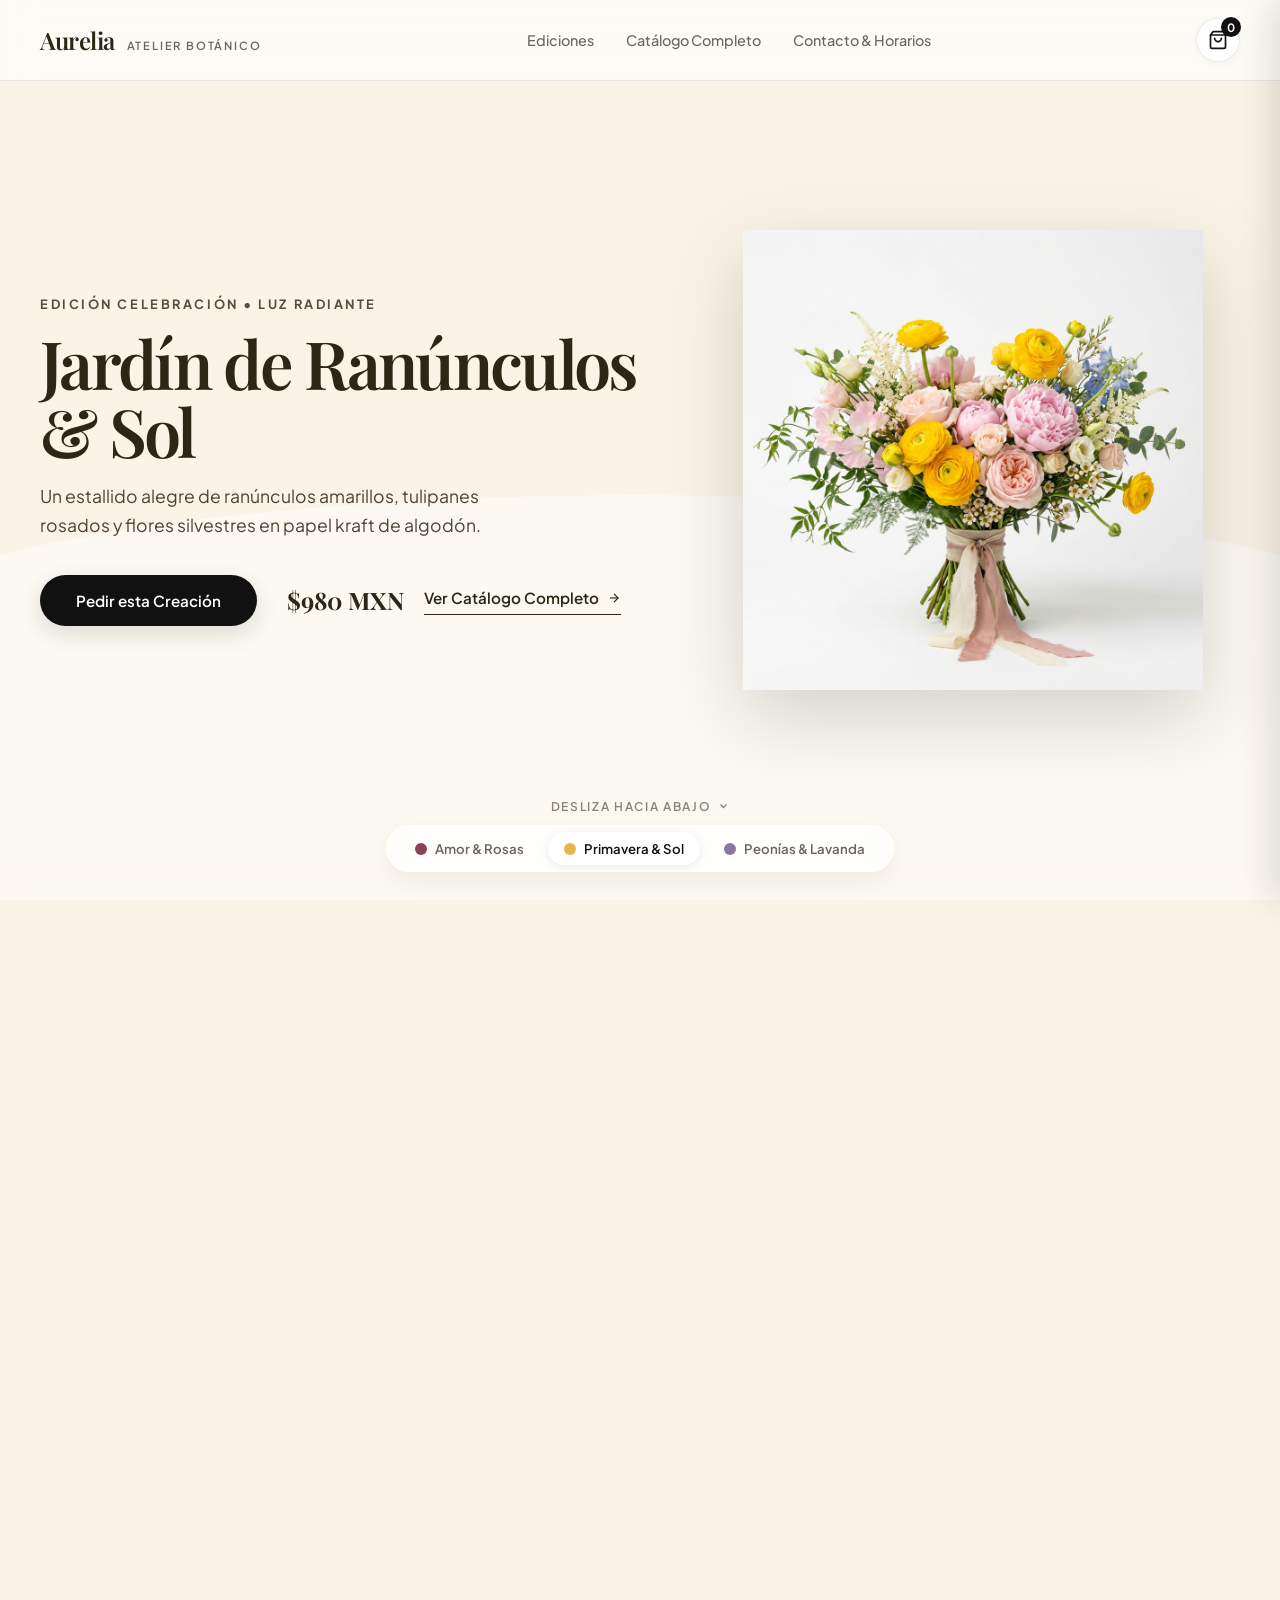
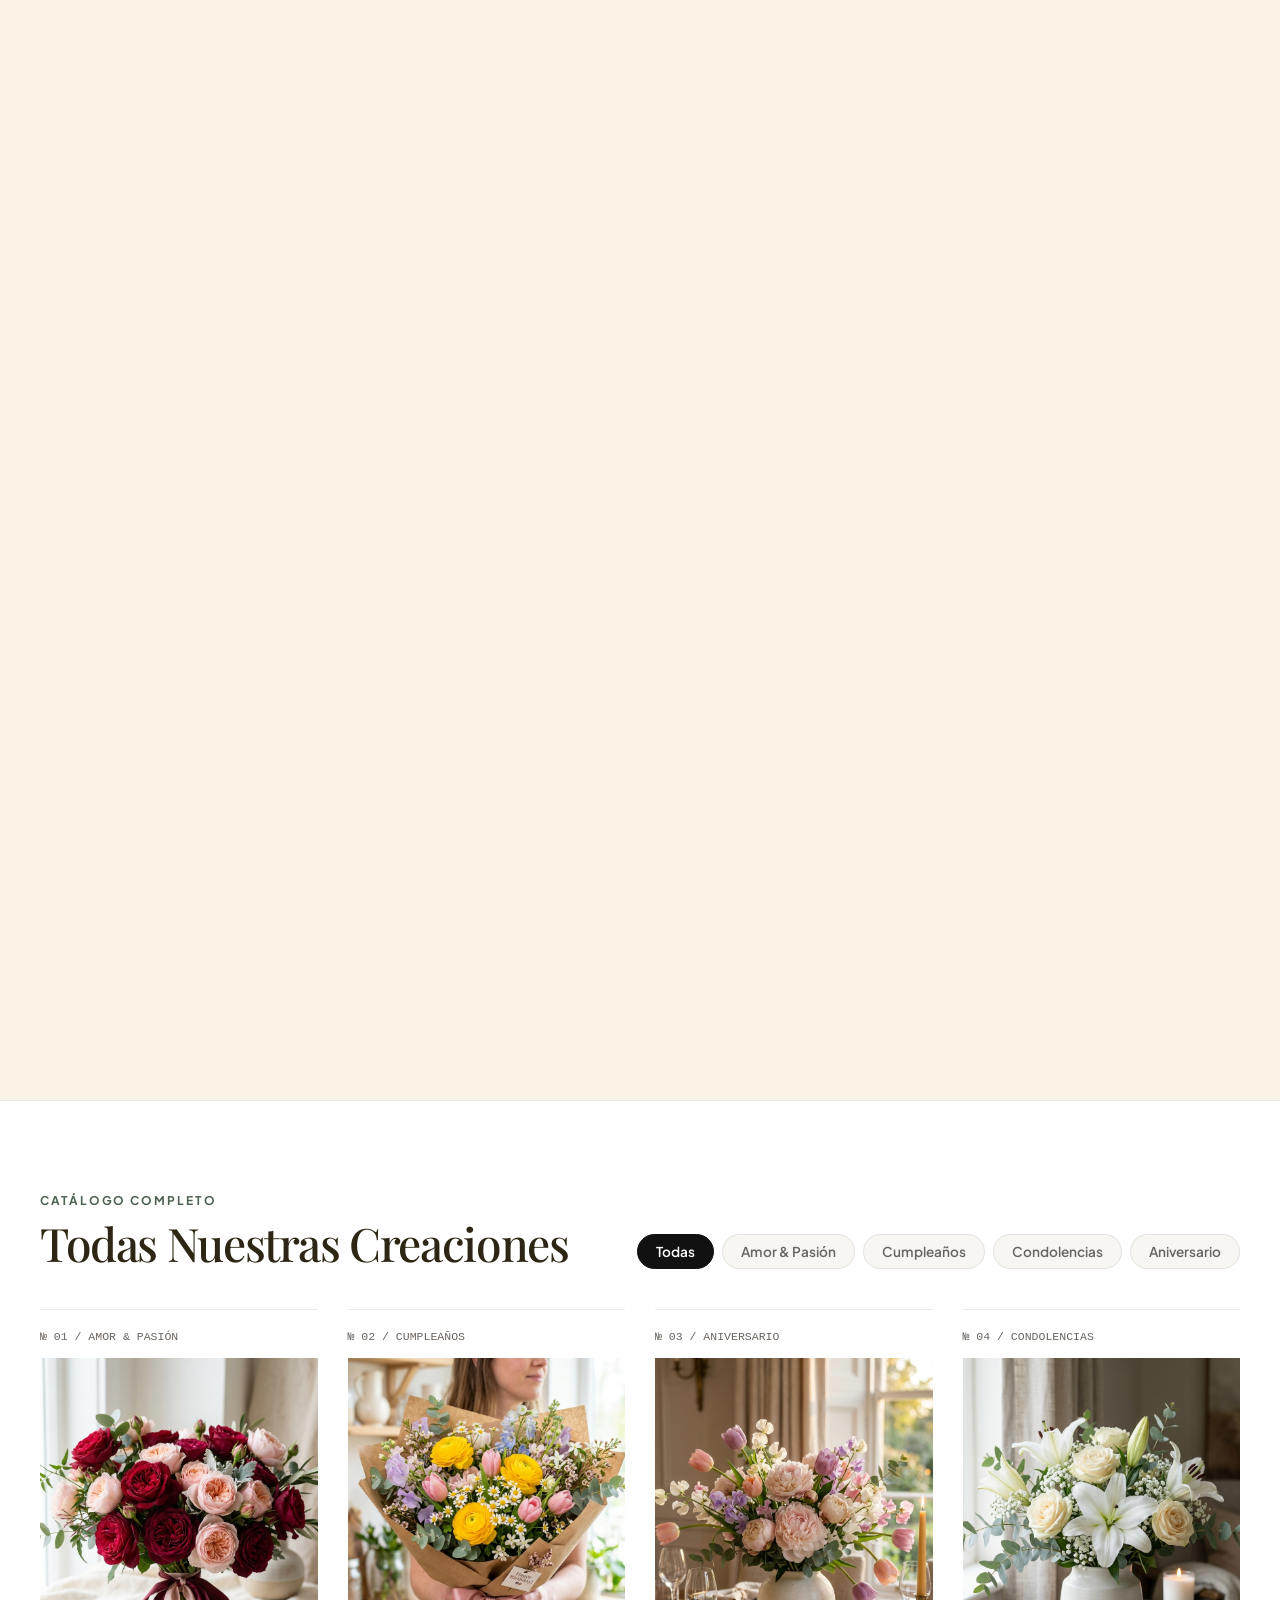
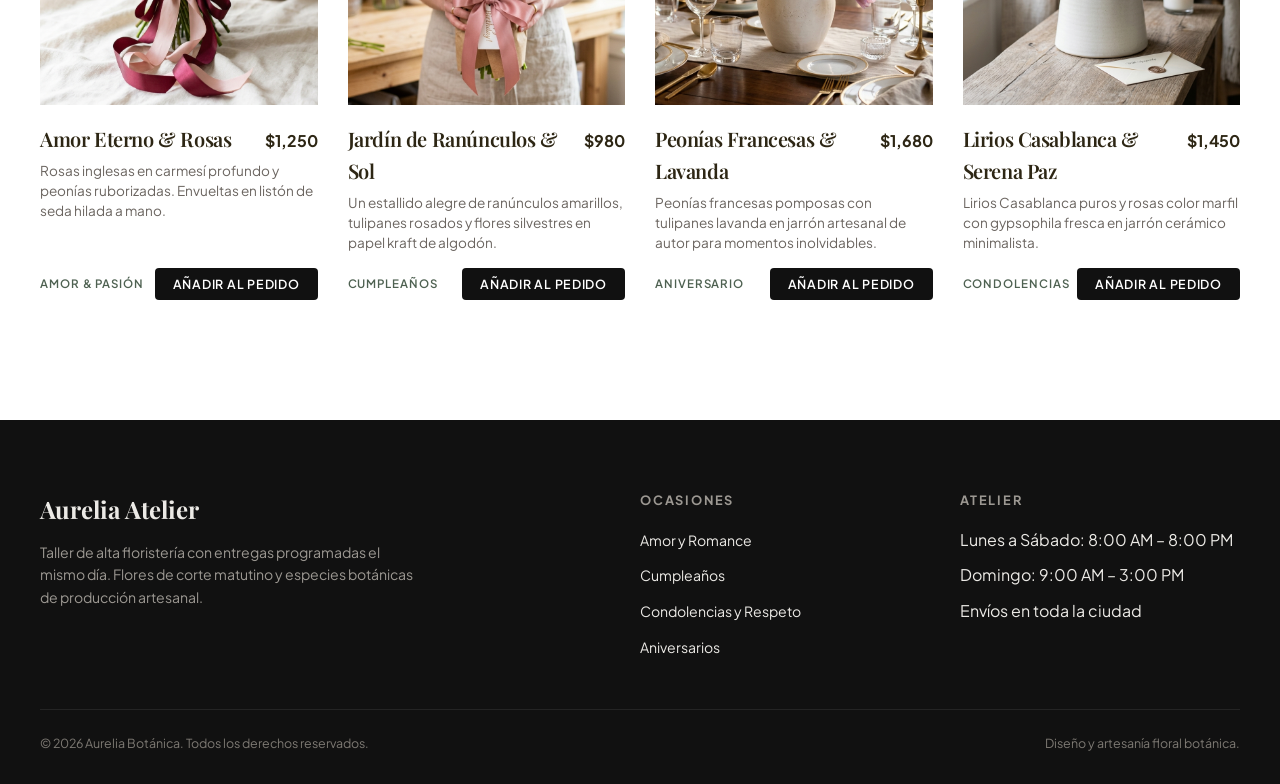
<file: index.html>
<!DOCTYPE html>
<html lang="es">
<head>
  <meta charset="UTF-8">
  <meta name="viewport" content="width=device-width, initial-scale=1.0">
  <title>Aurelia Botánica | Alta Floristería & Atelier</title>
  <meta name="description" content="Atelier floral de autor. Flores de corte matutino y composiciones botánicas de alta gama para toda ocasión.">
  
  <link rel="preconnect" href="https://fonts.googleapis.com">
  <link rel="preconnect" href="https://fonts.gstatic.com" crossorigin>
  <link href="https://fonts.googleapis.com/css2?family=Playfair+Display:ital,wght@0,400;0,600;0,700;1,400&family=Plus+Jakarta+Sans:wght@400;500;600;700&display=swap" rel="stylesheet">
  
  <link rel="stylesheet" href="assets/css/style.css">
</head>
<body>

  <!-- Encabezado Fijo Translúcido -->
  <header class="site-header">
    <a href="#" class="brand-wrapper" aria-label="Aurelia Atelier Inicio">
      <span class="brand-title">Aurelia</span>
      <span class="brand-sub">Atelier Botánico</span>
    </a>

    <nav aria-label="Menú principal">
      <ul class="main-nav">
        <li><a href="#hero-track">Ediciones</a></li>
        <li><a href="#catalogo">Catálogo Completo</a></li>
        <li><a href="#contacto">Contacto & Horarios</a></li>
      </ul>
    </nav>

    <div class="nav-right-actions">
      <button id="open-cart-btn" class="cart-toggle-btn" aria-label="Abrir Carrito">
        <svg width="20" height="20" viewBox="0 0 24 24" fill="none" stroke="currentColor" stroke-width="2" stroke-linecap="round" stroke-linejoin="round">
          <path d="M6 2L3 6v14a2 2 0 0 0 2 2h14a2 2 0 0 0 2-2V6l-3-4Z"></path>
          <line x1="3" y1="6" x2="21" y2="6"></line>
          <path d="M16 10a4 4 0 0 1-8 0"></path>
        </svg>
        <span id="cart-count" class="cart-badge">0</span>
      </button>
    </div>
  </header>

  <main>
    <!-- ========================================================
         HERO SHOWCASE CON SCROLL-PINNING
         La pista mide 300vh para permitir 3 etapas de scroll.
         El viewport está anclado (position: sticky) para que
         la flor y el texto se transformen SIN que la pantalla se baje.
         ======================================================== -->
    <div class="hero-scroll-track" id="hero-track">
      <section class="hero-pinned-viewport">
        <div class="hero-wave-bg"></div>

        <div class="hero-grid">
          <!-- Textos e información de la flor activa -->
          <div class="hero-info-pane">
            <span class="hero-tag" id="hero-tag">Edición Pasión • Corte Matutino</span>
            <h1 class="hero-title" id="hero-title">Amor Eterno & Rosas</h1>
            <p class="hero-desc" id="hero-desc">
              Rosas inglesas en carmesí profundo y peonías ruborizadas. Envueltas en listón de seda hilada a mano.
            </p>

            <div class="hero-cta-group">
              <button class="btn-primary-dark" id="hero-order-btn">Pedir esta Creación</button>
              <span class="hero-price" id="hero-price">$1,250 MXN</span>
              <a href="#catalogo" class="btn-browse-all">
                Ver Catálogo Completo
                <svg width="14" height="14" viewBox="0 0 24 24" fill="none" stroke="currentColor" stroke-width="2">
                  <line x1="5" y1="12" x2="19" y2="12"></line>
                  <polyline points="12 5 19 12 12 19"></polyline>
                </svg>
              </a>
            </div>
          </div>

          <!-- Flor protagonista con halo y micro-movimiento -->
          <div class="hero-visual-pane">
            <div class="hero-halo" id="hero-halo"></div>
            <img 
              id="hero-flower-img" 
              class="hero-flower-img idle-float" 
              src="assets/images/flotante_amor.jpg" 
              alt="Ramo Destacado"
            >
          </div>
        </div>

        <!-- Indicador de Scroll -->
        <div class="scroll-hint-pill">
          <span>Desliza hacia abajo</span>
          <svg width="12" height="12" viewBox="0 0 24 24" fill="none" stroke="currentColor" stroke-width="2.5">
            <polyline points="6 9 12 15 18 9"></polyline>
          </svg>
        </div>

        <!-- Selector de Ediciones Destacadas -->
        <nav class="hero-edition-nav" aria-label="Cambiar edición del hero">
          <button class="edition-btn active" data-index="0">
            <span class="edition-pip" style="background: #8C4351;"></span>
            <span>Amor & Rosas</span>
          </button>
          <button class="edition-btn" data-index="1">
            <span class="edition-pip" style="background: #E8B44A;"></span>
            <span>Primavera & Sol</span>
          </button>
          <button class="edition-btn" data-index="2">
            <span class="edition-pip" style="background: #8C789E;"></span>
            <span>Peonías & Lavanda</span>
          </button>
        </nav>
      </section>
    </div>

    <!-- ========================================================
         CATÁLOGO COMPLETO DE FLORES & FILTROS POR OCASIÓN
         Al terminar las 3 etapas del hero, la página baja limpiamente aquí.
         ======================================================== -->
    <section class="catalog-section" id="catalogo">
      <div class="catalog-container">
        
        <div class="catalog-header">
          <div>
            <span class="catalog-pretitle">Catálogo Completo</span>
            <h2 class="catalog-title">Todas Nuestras Creaciones</h2>
          </div>

          <!-- Filtros por Ocasión -->
          <div class="catalog-tabs" role="tablist">
            <button class="catalog-tab active" data-filter="todos" role="tab">Todas</button>
            <button class="catalog-tab" data-filter="amor" role="tab">Amor & Pasión</button>
            <button class="catalog-tab" data-filter="cumpleanos" role="tab">Cumpleaños</button>
            <button class="catalog-tab" data-filter="condolencias" role="tab">Condolencias</button>
            <button class="catalog-tab" data-filter="aniversario" role="tab">Aniversario</button>
          </div>
        </div>

        <!-- Grid de Tarjetas Limpias con Efecto de Foco Taste Skill -->
        <div class="catalog-grid" id="catalog-grid">
          <!-- Renderizado dinámico desde app.js -->
        </div>

      </div>
    </section>
  </main>

  <!-- ========================================================
       CARRITO LATERAL FLUIDO (DRAWER)
       ======================================================== -->
  <div id="drawer-backdrop" class="drawer-backdrop"></div>
  <aside id="cart-drawer" class="cart-drawer" aria-labelledby="cart-heading" aria-modal="true" role="dialog">
    <div class="drawer-header">
      <h3 id="cart-heading" class="drawer-title">Tu Pedido Floral</h3>
      <button id="close-cart-btn" class="drawer-close" aria-label="Cerrar pedido">
        <svg width="18" height="18" viewBox="0 0 24 24" fill="none" stroke="currentColor" stroke-width="2">
          <line x1="18" y1="6" x2="6" y2="18"></line>
          <line x1="6" y1="6" x2="18" y2="18"></line>
        </svg>
      </button>
    </div>

    <div class="cart-list" id="cart-items-list">
      <!-- Items inyectados por JS -->
    </div>

    <div class="drawer-bottom-pane">
      <div class="drawer-total-row">
        <span>Total:</span>
        <span id="cart-total-amount" class="drawer-total-amount">$0 MXN</span>
      </div>
      <button id="checkout-whatsapp-btn" class="btn-checkout-wa">
        <svg width="20" height="20" viewBox="0 0 24 24" fill="currentColor">
          <path d="M12.04 2c-5.46 0-9.91 4.45-9.91 9.91 0 1.75.46 3.45 1.32 4.95L2.05 22l5.25-1.38c1.45.79 3.08 1.21 4.74 1.21 5.46 0 9.91-4.45 9.91-9.91 0-2.65-1.03-5.14-2.9-7.01A9.816 9.816 0 0 0 12.04 2zm0 18.06c-1.5 0-2.97-.4-4.26-1.16l-.31-.18-3.16.83.84-3.08-.2-.32a8.136 8.136 0 0 1-1.25-4.34c0-4.51 3.67-8.18 8.18-8.18 2.19 0 4.24.85 5.79 2.4 1.55 1.55 2.4 3.61 2.4 5.79 0 4.51-3.67 8.18-8.19 8.18zm4.49-6.13c-.25-.12-1.46-.72-1.69-.8-.23-.08-.39-.12-.56.12-.17.25-.64.8-.79.97-.14.17-.29.19-.54.07-.25-.12-1.05-.39-2-1.23-.74-.66-1.24-1.48-1.39-1.73-.14-.25-.02-.38.11-.5.11-.11.25-.29.37-.43.12-.14.17-.25.25-.41.08-.17.04-.31-.02-.43s-.56-1.34-.76-1.84c-.2-.48-.4-.42-.56-.43h-.47c-.17 0-.43.06-.66.31-.23.25-.87.85-.87 2.08 0 1.23.89 2.42 1.02 2.59.12.17 1.76 2.69 4.27 3.77.6.26 1.07.41 1.43.53.6.19 1.15.16 1.58.1.48-.07 1.46-.6 1.67-1.17.21-.58.21-1.07.15-1.17-.06-.1-.23-.16-.48-.28z"/>
        </svg>
        Confirmar por WhatsApp
      </button>
    </div>
  </aside>

  <div id="toast-notice" class="toast-notice">Ramo añadido al pedido</div>

  <!-- Footer Sobrio -->
  <footer class="site-footer" id="contacto">
    <div class="footer-inner">
      <div>
        <h4 class="footer-heading">Aurelia Atelier</h4>
        <p class="footer-text">
          Taller de alta floristería con entregas programadas el mismo día. Flores de corte matutino y especies botánicas de producción artesanal.
        </p>
      </div>

      <div class="footer-col">
        <h5>Ocasiones</h5>
        <ul>
          <li><a href="#catalogo">Amor y Romance</a></li>
          <li><a href="#catalogo">Cumpleaños</a></li>
          <li><a href="#catalogo">Condolencias y Respeto</a></li>
          <li><a href="#catalogo">Aniversarios</a></li>
        </ul>
      </div>

      <div class="footer-col">
        <h5>Atelier</h5>
        <ul>
          <li>Lunes a Sábado: 8:00 AM – 8:00 PM</li>
          <li>Domingo: 9:00 AM – 3:00 PM</li>
          <li>Envíos en toda la ciudad</li>
        </ul>
      </div>
    </div>

    <div class="footer-copy">
      <span>&copy; 2026 Aurelia Botánica. Todos los derechos reservados.</span>
      <span>Diseño y artesanía floral botánica.</span>
    </div>
  </footer>

  <script src="assets/js/app.js"></script>
</body>
</html>
</file>
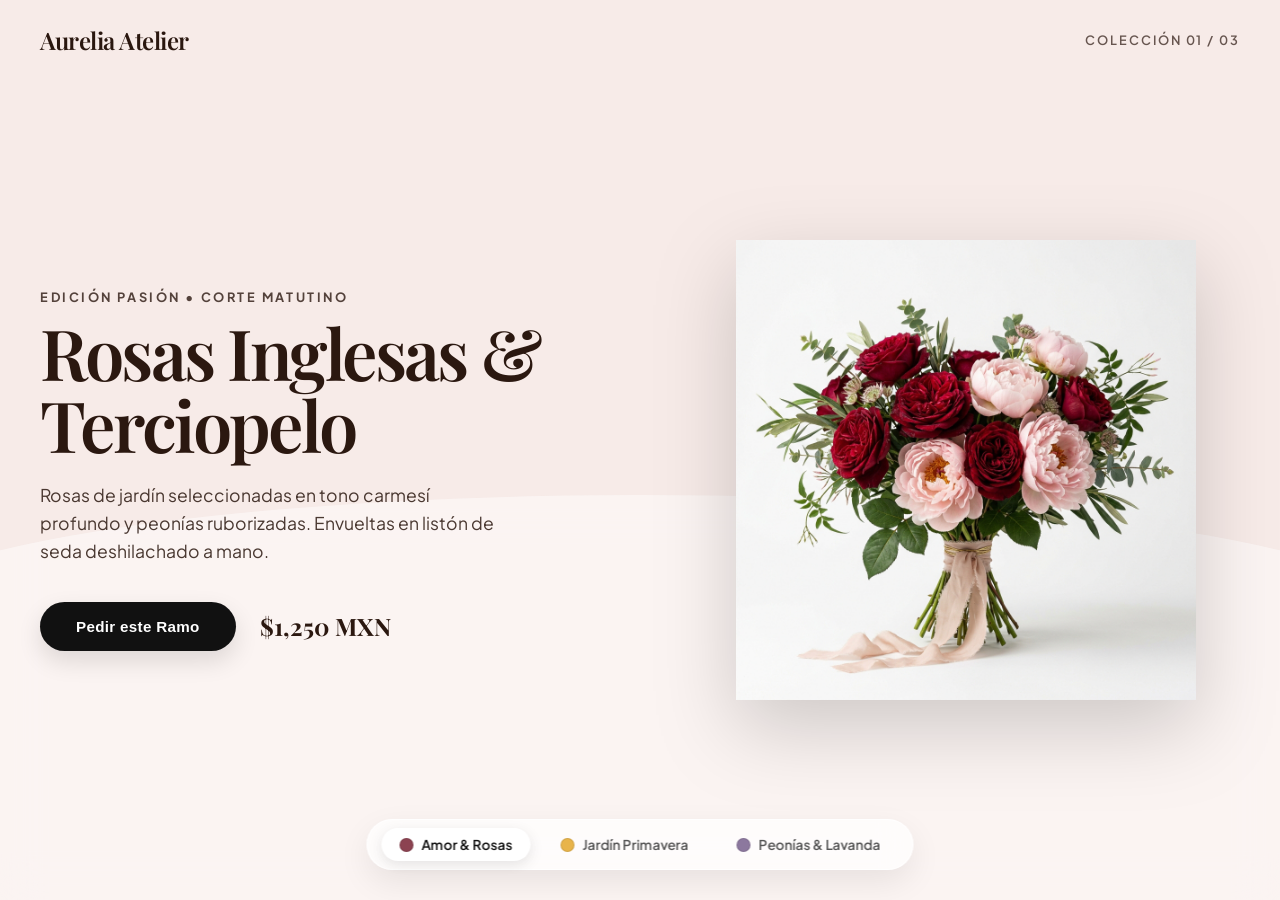
<file: variantes.html>
<!DOCTYPE html>
<html lang="es">
<head>
  <meta charset="UTF-8">
  <meta name="viewport" content="width=device-width, initial-scale=1.0">
  <title>Aurelia Botánica | Experiencia Dinámica de Selección</title>
  
  <link rel="preconnect" href="https://fonts.googleapis.com">
  <link rel="preconnect" href="https://fonts.gstatic.com" crossorigin>
  <link href="https://fonts.googleapis.com/css2?family=Playfair+Display:ital,wght@0,400;0,600;1,400&family=Plus+Jakarta+Sans:wght@300;400;500;600;700&display=swap" rel="stylesheet">
  
  <style>
    :root {
      --bg-current: #F7EBE8; /* Cambia dinámicamente con JS */
      --text-current: #2B1810;
      --ease-out: cubic-bezier(0.23, 1, 0.32, 1);
      --ease-smooth: cubic-bezier(0.65, 0, 0.35, 1);
    }

    * {
      box-sizing: border-box;
      margin: 0;
      padding: 0;
      -webkit-tap-highlight-color: transparent;
    }

    body {
      font-family: 'Plus Jakarta Sans', sans-serif;
      background-color: var(--bg-current);
      color: var(--text-current);
      min-height: 100vh;
      /* Transición suave del fondo (600ms sin corte abrupto) */
      transition: background-color 700ms var(--ease-smooth), color 700ms var(--ease-smooth);
      overflow-x: hidden;
    }

    /* BARRA SUPERIOR ELEGANTE */
    .top-nav {
      position: fixed;
      top: 0;
      left: 0;
      right: 0;
      z-index: 100;
      padding: 24px 40px;
      display: flex;
      justify-content: space-between;
      align-items: center;
      mix-blend-mode: multiply;
    }

    .brand-name {
      font-family: 'Playfair Display', serif;
      font-size: 1.5rem;
      font-weight: 600;
      letter-spacing: -0.02em;
    }

    .nav-indicator {
      font-size: 0.8rem;
      font-weight: 600;
      letter-spacing: 0.15em;
      text-transform: uppercase;
      opacity: 0.7;
    }

    /* CONTENEDOR HERO CON SCROLL / CAMBIO INTERACTIVO */
    .showcase-stage {
      position: relative;
      min-height: 100vh;
      display: flex;
      align-items: center;
      justify-content: center;
      padding: 100px 30px 60px;
      overflow: hidden;
    }

    /* Fondo orgánico de onda líquida suave como el helado del video */
    .organic-wave-bg {
      position: absolute;
      bottom: -10%;
      left: -10%;
      right: -10%;
      height: 55%;
      background: rgba(255, 255, 255, 0.45);
      backdrop-filter: blur(20px);
      border-radius: 50% 50% 0 0 / 25% 25% 0 0;
      z-index: 1;
      transition: transform 600ms var(--ease-out);
    }

    .stage-content {
      position: relative;
      z-index: 2;
      max-width: 1200px;
      width: 100%;
      display: grid;
      grid-template-columns: 1.1fr 1fr;
      align-items: center;
      gap: 50px;
    }

    /* Lado izquierdo: Tipografía protagonista con movimiento */
    .info-column {
      display: flex;
      flex-direction: column;
    }

    .botanical-tag {
      font-size: 0.8rem;
      font-weight: 700;
      text-transform: uppercase;
      letter-spacing: 0.2em;
      margin-bottom: 12px;
      opacity: 0.8;
      transition: opacity 300ms;
    }

    .main-title {
      font-family: 'Playfair Display', serif;
      font-size: clamp(3rem, 5.5vw, 5.2rem);
      line-height: 1.02;
      letter-spacing: -0.04em;
      font-weight: 600;
      margin-bottom: 20px;
      transition: transform 500ms var(--ease-out), opacity 400ms;
    }

    .main-desc {
      font-size: 1.1rem;
      line-height: 1.6;
      max-width: 460px;
      margin-bottom: 36px;
      opacity: 0.85;
    }

    .cta-row {
      display: flex;
      align-items: center;
      gap: 24px;
    }

    .btn-order-now {
      background: #111111;
      color: #FFFFFF;
      border: none;
      padding: 16px 36px;
      border-radius: 9999px;
      font-size: 0.95rem;
      font-weight: 600;
      letter-spacing: 0.02em;
      cursor: pointer;
      box-shadow: 0 10px 24px rgba(0,0,0,0.12);
      transition: transform 160ms var(--ease-out), background-color 160ms;
    }

    .btn-order-now:hover {
      background: #252525;
      transform: translateY(-2px);
    }

    .btn-order-now:active {
      transform: scale(0.96);
    }

    .price-badge {
      font-size: 1.5rem;
      font-weight: 700;
      font-family: 'Playfair Display', serif;
    }

    /* Lado derecho: El ramo protagonista flotante con interacción */
    .flower-display-wrapper {
      position: relative;
      display: flex;
      justify-content: center;
      align-items: center;
    }

    .flower-halo {
      position: absolute;
      width: 440px;
      height: 440px;
      border-radius: 50%;
      background: radial-gradient(circle, rgba(255,255,255,0.7) 0%, rgba(255,255,255,0) 70%);
      filter: blur(10px);
      z-index: 1;
      animation: pulseHalo 4s ease-in-out infinite alternate;
    }

    @keyframes pulseHalo {
      0% { transform: scale(0.94); opacity: 0.6; }
      100% { transform: scale(1.06); opacity: 0.9; }
    }

    .floating-flower-img {
      position: relative;
      z-index: 2;
      width: 100%;
      max-width: 460px;
      height: auto;
      object-fit: contain;
      filter: drop-shadow(0 28px 40px rgba(0,0,0,0.18));
      transition: transform 600ms var(--ease-out), opacity 400ms var(--ease-out);
      cursor: pointer;
      user-select: none;
    }

    /* Animación flotante suave continua */
    .floating-flower-img.idle-float {
      animation: gentleFloat 5s ease-in-out infinite;
    }

    @keyframes gentleFloat {
      0%, 100% { transform: translateY(0px) rotate(0deg); }
      50% { transform: translateY(-12px) rotate(1.5deg); }
    }

    /* CONTROLES TIPO SLIDER / SELECTOR FLOTANTE INFERIOR */
    .flavor-selector {
      position: fixed;
      bottom: 30px;
      left: 50%;
      transform: translateX(-50%);
      z-index: 100;
      display: flex;
      align-items: center;
      gap: 12px;
      background: rgba(255, 255, 255, 0.7);
      backdrop-filter: blur(16px);
      -webkit-backdrop-filter: blur(16px);
      padding: 8px 14px;
      border-radius: 9999px;
      border: 1px solid rgba(255, 255, 255, 0.9);
      box-shadow: 0 12px 32px rgba(0,0,0,0.08);
    }

    .flavor-dot-btn {
      display: flex;
      align-items: center;
      gap: 8px;
      background: none;
      border: none;
      padding: 8px 18px;
      border-radius: 9999px;
      font-family: inherit;
      font-size: 0.85rem;
      font-weight: 600;
      color: #555;
      cursor: pointer;
      transition: all 200ms var(--ease-out);
    }

    .flavor-dot-btn:active {
      transform: scale(0.95);
    }

    .flavor-dot-btn.active {
      background: #FFFFFF;
      color: #111;
      box-shadow: 0 4px 14px rgba(0,0,0,0.1);
    }

    .flavor-color-preview {
      width: 14px;
      height: 14px;
      border-radius: 50%;
      border: 1px solid rgba(0,0,0,0.1);
    }

    /* Feedback sutil */
    .toast-msg {
      position: fixed;
      top: 24px;
      right: 24px;
      z-index: 200;
      background: #111;
      color: #fff;
      padding: 12px 22px;
      border-radius: 9999px;
      font-size: 0.85rem;
      font-weight: 500;
      opacity: 0;
      transform: translateY(-10px);
      transition: all 200ms var(--ease-out);
      pointer-events: none;
    }

    .toast-msg.show {
      opacity: 1;
      transform: translateY(0);
    }

    @media (max-width: 900px) {
      .stage-content {
        grid-template-columns: 1fr;
        text-align: center;
      }
      .info-column {
        align-items: center;
      }
      .main-title {
        font-size: 2.8rem;
      }
      .floating-flower-img {
        max-width: 320px;
      }
      .organic-wave-bg {
        height: 40%;
      }
    }
  </style>
</head>
<body>

  <!-- Navegación -->
  <header class="top-nav">
    <div class="brand-name">Aurelia Atelier</div>
    <div class="nav-indicator" id="nav-step">Colección 01 / 03</div>
  </header>

  <!-- Escenario Hero Interactivo con cambio fluido de fondo -->
  <main class="showcase-stage" id="stage">
    <div class="organic-wave-bg"></div>

    <div class="stage-content">
      <!-- Información del Ramo -->
      <div class="info-column">
        <span class="botanical-tag" id="flower-tag">Edición Pasión • Corte Matutino</span>
        <h1 class="main-title" id="flower-title">Rosas Inglesas & Terciopelo</h1>
        <p class="main-desc" id="flower-desc">
          Rosas de jardín seleccionadas en tono carmesí profundo y peonías ruborizadas. Envueltas en listón de seda deshilachado a mano.
        </p>

        <div class="cta-row">
          <button class="btn-order-now" id="order-btn" onclick="orderCurrentFlower()">Pedir este Ramo</button>
          <span class="price-badge" id="flower-price">$1,250 MXN</span>
        </div>
      </div>

      <!-- Imagen protagonista flotante -->
      <div class="flower-display-wrapper">
        <div class="flower-halo" id="flower-halo"></div>
        <img 
          id="flower-img" 
          class="floating-flower-img idle-float" 
          src="assets/images/flotante_amor.jpg" 
          alt="Ramo Protagonista"
        >
      </div>
    </div>
  </main>

  <!-- Selector Interactivo Flotante (Control de Scroll y Clic) -->
  <nav class="flavor-selector" aria-label="Cambiar ramo">
    <button class="flavor-dot-btn active" data-index="0">
      <span class="flavor-color-preview" style="background: #8C4351;"></span>
      <span>Amor & Rosas</span>
    </button>
    <button class="flavor-dot-btn" data-index="1">
      <span class="flavor-color-preview" style="background: #E8B44A;"></span>
      <span>Jardín Primavera</span>
    </button>
    <button class="flavor-dot-btn" data-index="2">
      <span class="flavor-color-preview" style="background: #8C789E;"></span>
      <span>Peonías & Lavanda</span>
    </button>
  </nav>

  <div id="toast" class="toast-msg">Ramo añadido al carrito</div>

  <script>
    // Datos de los ramos con paletas cromáticas botánicas de alta gama
    const FLOWER_SECTIONS = [
      {
        tag: "Edición Romance • Selección Matutina",
        title: "Rosas Inglesas & Terciopelo",
        desc: "Rosas de jardín en carmesí profundo y peonías blush aterciopeladas. La máxima expresión de elegancia y pasión floral.",
        price: "$1,250 MXN",
        image: "assets/images/flotante_amor.jpg",
        bgColor: "#F7EBE8",       // Rosa empolvado / cálido
        textColor: "#2B1810",
        haloColor: "rgba(140, 67, 81, 0.25)"
      },
      {
        tag: "Edición Celebración • Luz Natural",
        title: "Jardín de Ranúnculos & Sol",
        desc: "Un estallido radiante de ranúnculos amarillos, tulipanes rosados y flores silvestres para llenar de alegría cualquier espacio.",
        price: "$980 MXN",
        image: "assets/images/flotante_cumpleanos.jpg",
        bgColor: "#FAF4E6",       // Mantequilla cálida / sol suave
        textColor: "#2D2614",
        haloColor: "rgba(232, 180, 74, 0.25)"
      },
      {
        tag: "Edición Aniversario • Alta Floristería",
        title: "Peonías Francesas & Lavanda",
        desc: "Tulipanes franceses en tono lila y peonías pomposas en arreglo de autor. Sofisticación y fragancia dulce inolvidable.",
        price: "$1,680 MXN",
        image: "assets/images/flotante_aniversario.jpg",
        bgColor: "#EFEBF4",       // Lavanda pálido etéreo
        textColor: "#1F1A26",
        haloColor: "rgba(140, 120, 158, 0.25)"
      }
    ];

    let currentIndex = 0;
    let isTransitioning = false;

    // Elementos del DOM
    const tagEl = document.getElementById('flower-tag');
    const titleEl = document.getElementById('flower-title');
    const descEl = document.getElementById('flower-desc');
    const priceEl = document.getElementById('flower-price');
    const imgEl = document.getElementById('flower-img');
    const haloEl = document.getElementById('flower-halo');
    const stepEl = document.getElementById('nav-step');
    const buttons = document.querySelectorAll('.flavor-dot-btn');

    function switchFlower(index) {
      if (index === currentIndex || isTransitioning) return;
      isTransitioning = true;

      const data = FLOWER_SECTIONS[index];
      currentIndex = index;

      // 1. Transición de salida de la imagen y texto
      imgEl.classList.remove('idle-float');
      imgEl.style.transform = "scale(0.88) translateY(20px)";
      imgEl.style.opacity = "0";
      titleEl.style.opacity = "0";
      titleEl.style.transform = "translateY(10px)";

      // 2. Transición del fondo (Atmósfera cromática de la flor)
      document.documentElement.style.setProperty('--bg-current', data.bgColor);
      document.documentElement.style.setProperty('--text-current', data.textColor);
      haloEl.style.background = `radial-gradient(circle, ${data.haloColor} 0%, rgba(255,255,255,0) 70%)`;

      // 3. Actualizar textos y fuente de imagen
      setTimeout(() => {
        tagEl.textContent = data.tag;
        titleEl.textContent = data.title;
        descEl.textContent = data.desc;
        priceEl.textContent = data.price;
        imgEl.src = data.image;
        stepEl.textContent = `Colección 0${index + 1} / 03`;

        // 4. Transición de entrada suave
        imgEl.style.transform = "scale(1) translateY(0)";
        imgEl.style.opacity = "1";
        titleEl.style.opacity = "1";
        titleEl.style.transform = "translateY(0)";

        setTimeout(() => {
          imgEl.classList.add('idle-float');
          isTransitioning = false;
        }, 600);
      }, 350);

      // Actualizar botón activo
      buttons.forEach((btn, i) => {
        btn.classList.toggle('active', i === index);
      });
    }

    // Botones inferiores
    buttons.forEach(btn => {
      btn.addEventListener('click', () => {
        const idx = parseInt(btn.dataset.index, 10);
        switchFlower(idx);
      });
    });

    // Soporte para cambiar con la rueda del ratón (Scroll)
    let lastScrollTime = 0;
    window.addEventListener('wheel', (e) => {
      const now = Date.now();
      if (now - lastScrollTime < 700) return; // Debounce suave para no saltar de golpe
      lastScrollTime = now;

      if (e.deltaY > 20) {
        // Scroll hacia abajo -> Siguiente flor
        const next = (currentIndex + 1) % FLOWER_SECTIONS.length;
        switchFlower(next);
      } else if (e.deltaY < -20) {
        // Scroll hacia arriba -> Flor previa
        const prev = (currentIndex - 1 + FLOWER_SECTIONS.length) % FLOWER_SECTIONS.length;
        switchFlower(prev);
      }
    });

    // Soporte para teclas de flechas (Izquierda / Derecha)
    window.addEventListener('keydown', (e) => {
      if (e.key === 'ArrowRight' || e.key === 'ArrowDown') {
        const next = (currentIndex + 1) % FLOWER_SECTIONS.length;
        switchFlower(next);
      } else if (e.key === 'ArrowLeft' || e.key === 'ArrowUp') {
        const prev = (currentIndex - 1 + FLOWER_SECTIONS.length) % FLOWER_SECTIONS.length;
        switchFlower(prev);
      }
    });

    // Parallax leve al mover el ratón sobre la flor
    imgEl.addEventListener('mousemove', (e) => {
      const rect = imgEl.getBoundingClientRect();
      const x = (e.clientX - (rect.left + rect.width / 2)) * 0.05;
      const y = (e.clientY - (rect.top + rect.height / 2)) * 0.05;
      imgEl.style.transform = `translate(${x}px, ${y}px) scale(1.02)`;
    });

    imgEl.addEventListener('mouseleave', () => {
      imgEl.style.transform = "";
    });

    function orderCurrentFlower() {
      const cur = FLOWER_SECTIONS[currentIndex];
      const toast = document.getElementById('toast');
      toast.textContent = `Añadido: ${cur.title}`;
      toast.classList.add('show');
      setTimeout(() => toast.classList.remove('show'), 2200);
    }
  </script>
</body>
</html>
</file>
<file: assets/css/style.css>
/* ==========================================================================
   AURELIA BOTÁNICA - SISTEMA DE DISEÑO CON SCROLL-PINNING
   - Hero fijado con position: sticky durante el cambio de flores
   - Transiciones fluidas a 60/120 FPS
   - Al completar las 3 ediciones, el scroll continúa limpiamente hacia el catálogo
   ========================================================================== */

:root {
  --bg-current: #F7EBE8;
  --text-current: #2B1810;
  --halo-current: rgba(140, 67, 81, 0.25);

  --font-serif: 'Playfair Display', Georgia, serif;
  --font-sans: 'Plus Jakarta Sans', system-ui, -apple-system, sans-serif;

  --color-dark: #111111;
  --color-border: rgba(0, 0, 0, 0.08);
  --color-border-subtle: rgba(0, 0, 0, 0.04);
  --color-muted: #6B6560;
  --color-sage: #4E6151;

  --ease-out: cubic-bezier(0.23, 1, 0.32, 1);
  --ease-smooth: cubic-bezier(0.65, 0, 0.35, 1);
  --duration-fast: 160ms;
  --duration-normal: 260ms;
}

*, *::before, *::after {
  box-sizing: border-box;
  margin: 0;
  padding: 0;
  -webkit-tap-highlight-color: transparent;
}

html {
  scroll-behavior: smooth;
  font-size: 16px;
}

body {
  font-family: var(--font-sans);
  background-color: var(--bg-current);
  color: var(--text-current);
  transition: background-color 700ms var(--ease-smooth), color 700ms var(--ease-smooth);
  line-height: 1.6;
  min-height: 100vh;
  overflow-x: hidden;
  text-rendering: optimizeLegibility;
  -webkit-font-smoothing: antialiased;
}

img {
  max-width: 100%;
  display: block;
}

button {
  font-family: inherit;
  cursor: pointer;
  border: none;
  background: none;
}

/* ==========================================================================
   CABECERA TRANSLÚCIDA FIJA
   ========================================================================== */
.site-header {
  position: fixed;
  top: 0;
  left: 0;
  right: 0;
  z-index: 100;
  padding: 18px 40px;
  display: flex;
  align-items: center;
  justify-content: space-between;
  background: rgba(255, 255, 255, 0.65);
  backdrop-filter: blur(16px);
  -webkit-backdrop-filter: blur(16px);
  border-bottom: 1px solid var(--color-border);
  transition: background-color 300ms var(--ease-out);
}

.brand-wrapper {
  display: flex;
  align-items: baseline;
  gap: 12px;
  text-decoration: none;
  color: inherit;
}

.brand-title {
  font-family: var(--font-serif);
  font-size: 1.5rem;
  font-weight: 600;
  letter-spacing: -0.02em;
}

.brand-sub {
  font-size: 0.7rem;
  letter-spacing: 0.16em;
  text-transform: uppercase;
  color: var(--color-muted);
  font-weight: 600;
}

.main-nav {
  display: flex;
  gap: 32px;
  list-style: none;
}

.main-nav a {
  text-decoration: none;
  color: var(--color-muted);
  font-size: 0.9rem;
  font-weight: 500;
  transition: color var(--duration-fast) var(--ease-out);
}

.main-nav a:hover {
  color: var(--color-dark);
}

.nav-right-actions {
  display: flex;
  align-items: center;
  gap: 16px;
}

.cart-toggle-btn {
  position: relative;
  display: flex;
  align-items: center;
  justify-content: center;
  width: 44px;
  height: 44px;
  border-radius: 9999px;
  background: #FFFFFF;
  border: 1px solid var(--color-border);
  color: var(--color-dark);
  box-shadow: 0 2px 8px rgba(0, 0, 0, 0.04);
  transition: transform var(--duration-fast) var(--ease-out);
}

.cart-toggle-btn:active {
  transform: scale(0.95);
}

.cart-badge {
  position: absolute;
  top: -2px;
  right: -2px;
  background: var(--color-dark);
  color: #fff;
  font-size: 0.72rem;
  font-weight: 700;
  width: 20px;
  height: 20px;
  border-radius: 50%;
  display: flex;
  align-items: center;
  justify-content: center;
}

.cart-badge.bump {
  animation: bumpAnim 250ms var(--ease-out);
}

@keyframes bumpAnim {
  0% { transform: scale(1); }
  50% { transform: scale(1.3); }
  100% { transform: scale(1); }
}

/* ==========================================================================
   CONTENEDOR DE SCROLL ANCLADO (SCROLL-PINNED HERO TRACK)
   La pista mide 300vh para permitir 3 etapas de scroll. El contenido interior
   está 'sticky' (fijado a top:0), por lo que la pantalla NO baja mientras
   se transforman las flores.
   ========================================================================== */
.hero-scroll-track {
  position: relative;
  height: 300vh; /* Espacio para scrollear las 3 ediciones */
  width: 100%;
}

.hero-pinned-viewport {
  position: sticky;
  top: 0;
  height: 100vh;
  width: 100%;
  display: flex;
  align-items: center;
  justify-content: center;
  padding: 80px 40px 60px;
  overflow: hidden;
}

.hero-wave-bg {
  position: absolute;
  bottom: -15%;
  left: -10%;
  right: -10%;
  height: 60%;
  background: rgba(255, 255, 255, 0.45);
  backdrop-filter: blur(20px);
  -webkit-backdrop-filter: blur(20px);
  border-radius: 50% 50% 0 0 / 25% 25% 0 0;
  z-index: 1;
}

.hero-grid {
  position: relative;
  z-index: 2;
  max-width: 1200px;
  width: 100%;
  display: grid;
  grid-template-columns: 1.15fr 1fr;
  align-items: center;
  gap: 50px;
}

.hero-info-pane {
  display: flex;
  flex-direction: column;
}

.hero-tag {
  font-size: 0.8rem;
  font-weight: 700;
  text-transform: uppercase;
  letter-spacing: 0.2em;
  margin-bottom: 14px;
  opacity: 0.8;
  display: inline-block;
}

.hero-title {
  font-family: var(--font-serif);
  font-size: clamp(3rem, 5.2vw, 5rem);
  line-height: 1.02;
  letter-spacing: -0.04em;
  font-weight: 600;
  margin-bottom: 18px;
  transition: transform 450ms var(--ease-out), opacity 350ms;
}

.hero-desc {
  font-size: 1.1rem;
  line-height: 1.6;
  max-width: 480px;
  margin-bottom: 36px;
  opacity: 0.85;
}

.hero-cta-group {
  display: flex;
  align-items: center;
  gap: 20px;
}

.btn-primary-dark {
  background: var(--color-dark);
  color: #FFFFFF;
  border: none;
  padding: 16px 36px;
  border-radius: 9999px;
  font-size: 0.95rem;
  font-weight: 600;
  cursor: pointer;
  box-shadow: 0 8px 24px rgba(0, 0, 0, 0.12);
  transition: transform var(--duration-fast) var(--ease-out), background-color var(--duration-fast);
}

.btn-primary-dark:hover {
  background: #252525;
  transform: translateY(-2px);
}

.btn-primary-dark:active {
  transform: scale(0.96);
}

.btn-browse-all {
  display: inline-flex;
  align-items: center;
  gap: 8px;
  color: inherit;
  text-decoration: none;
  font-size: 0.95rem;
  font-weight: 600;
  border-bottom: 1px solid currentColor;
  padding-bottom: 4px;
  transition: opacity var(--duration-fast);
}

.btn-browse-all:hover {
  opacity: 0.7;
}

.hero-price {
  font-size: 1.5rem;
  font-weight: 700;
  font-family: var(--font-serif);
  margin-left: 10px;
}

/* Ramo Flotante Hero */
.hero-visual-pane {
  position: relative;
  display: flex;
  justify-content: center;
  align-items: center;
}

.hero-halo {
  position: absolute;
  width: 460px;
  height: 460px;
  border-radius: 50%;
  background: radial-gradient(circle, var(--halo-current) 0%, rgba(255, 255, 255, 0) 70%);
  filter: blur(12px);
  z-index: 1;
  transition: background 600ms;
}

.hero-flower-img {
  position: relative;
  z-index: 2;
  width: 100%;
  max-width: 460px;
  height: auto;
  object-fit: contain;
  filter: drop-shadow(0 26px 40px rgba(0, 0, 0, 0.16));
  transition: transform 550ms var(--ease-out), opacity 350ms;
  cursor: pointer;
  user-select: none;
}

.hero-flower-img.idle-float {
  animation: floatGentle 5s ease-in-out infinite;
}

@keyframes floatGentle {
  0%, 100% { transform: translateY(0px) rotate(0deg); }
  50% { transform: translateY(-12px) rotate(1.5deg); }
}

/* Indicador de Progreso del Scroll y Selector */
.hero-edition-nav {
  position: absolute;
  bottom: 28px;
  left: 50%;
  transform: translateX(-50%);
  z-index: 10;
  display: flex;
  align-items: center;
  gap: 8px;
  background: rgba(255, 255, 255, 0.75);
  backdrop-filter: blur(16px);
  -webkit-backdrop-filter: blur(16px);
  padding: 6px 12px;
  border-radius: 9999px;
  border: 1px solid rgba(255, 255, 255, 0.85);
  box-shadow: 0 10px 30px rgba(0, 0, 0, 0.06);
}

.edition-btn {
  display: flex;
  align-items: center;
  gap: 8px;
  background: none;
  border: none;
  padding: 8px 16px;
  border-radius: 9999px;
  font-size: 0.825rem;
  font-weight: 600;
  color: var(--color-muted);
  cursor: pointer;
  transition: all var(--duration-fast) var(--ease-out);
}

.edition-btn.active {
  background: #FFFFFF;
  color: var(--color-dark);
  box-shadow: 0 2px 10px rgba(0, 0, 0, 0.08);
}

.edition-pip {
  width: 12px;
  height: 12px;
  border-radius: 50%;
}

/* Guía sutil de scroll */
.scroll-hint-pill {
  position: absolute;
  bottom: 84px;
  left: 50%;
  transform: translateX(-50%);
  z-index: 10;
  font-size: 0.75rem;
  text-transform: uppercase;
  letter-spacing: 0.14em;
  font-weight: 600;
  opacity: 0.55;
  display: flex;
  align-items: center;
  gap: 6px;
  pointer-events: none;
  animation: pulseHint 2s infinite ease-in-out;
}

@keyframes pulseHint {
  0%, 100% { opacity: 0.35; transform: translateX(-50%) translateY(0); }
  50% { opacity: 0.75; transform: translateX(-50%) translateY(3px); }
}

/* ==========================================================================
   SECCIÓN CATÁLOGO COMPLETO
   ========================================================================== */
.catalog-section {
  position: relative;
  z-index: 10;
  background: #FFFFFF;
  border-top: 1px solid var(--color-border);
  padding: 90px 40px 120px;
}

.catalog-container {
  max-width: 1200px;
  margin: 0 auto;
}

.catalog-header {
  display: flex;
  justify-content: space-between;
  align-items: flex-end;
  margin-bottom: 40px;
  flex-wrap: wrap;
  gap: 20px;
}

.catalog-pretitle {
  font-size: 0.75rem;
  letter-spacing: 0.16em;
  text-transform: uppercase;
  color: var(--color-sage);
  font-weight: 700;
  margin-bottom: 8px;
  display: block;
}

.catalog-title {
  font-family: var(--font-serif);
  font-size: clamp(2.2rem, 3.6vw, 3.2rem);
  letter-spacing: -0.03em;
  font-weight: 500;
  line-height: 1.1;
}

.catalog-tabs {
  display: flex;
  gap: 8px;
  flex-wrap: wrap;
}

.catalog-tab {
  background: #F7F6F3;
  color: var(--color-muted);
  border: 1px solid var(--color-border);
  padding: 8px 18px;
  border-radius: 9999px;
  font-size: 0.85rem;
  font-weight: 600;
  transition: all var(--duration-fast) var(--ease-out);
}

.catalog-tab:hover {
  color: var(--color-dark);
  border-color: #C8C5BF;
}

.catalog-tab.active {
  background: var(--color-dark);
  color: #FFFFFF;
  border-color: var(--color-dark);
}

.catalog-tab:active {
  transform: scale(0.95);
}

.catalog-grid {
  display: grid;
  grid-template-columns: repeat(auto-fill, minmax(270px, 1fr));
  gap: 40px 30px;
}

.flower-card {
  display: flex;
  flex-direction: column;
  cursor: pointer;
  border-top: 1px solid var(--color-border);
  padding-top: 18px;
  transition: opacity var(--duration-fast) var(--ease-out);
}

.catalog-grid:hover .flower-card {
  opacity: 0.5;
}

.catalog-grid .flower-card:hover {
  opacity: 1;
}

.card-num {
  font-size: 0.72rem;
  font-family: monospace;
  color: var(--color-muted);
  margin-bottom: 12px;
}

.card-img-container {
  width: 100%;
  aspect-ratio: 4 / 5;
  background: #F5F3EF;
  overflow: hidden;
  margin-bottom: 18px;
  position: relative;
}

.card-img {
  width: 100%;
  height: 100%;
  object-fit: cover;
  transition: transform 600ms var(--ease-out);
}

.flower-card:hover .card-img {
  transform: scale(1.04);
}

.card-headline {
  display: flex;
  justify-content: space-between;
  align-items: baseline;
  margin-bottom: 6px;
}

.card-title {
  font-family: var(--font-serif);
  font-size: 1.25rem;
  font-weight: 600;
  letter-spacing: -0.02em;
}

.card-price {
  font-size: 1rem;
  font-weight: 700;
}

.card-desc {
  font-size: 0.85rem;
  color: var(--color-muted);
  line-height: 1.45;
  margin-bottom: 16px;
  flex-grow: 1;
}

.card-actions {
  display: flex;
  justify-content: space-between;
  align-items: center;
  margin-top: auto;
}

.btn-card-add {
  background: var(--color-dark);
  color: #FFFFFF;
  border: none;
  padding: 8px 18px;
  border-radius: 4px;
  font-size: 0.78rem;
  font-weight: 600;
  text-transform: uppercase;
  letter-spacing: 0.06em;
  transition: background 140ms, transform 140ms var(--ease-out);
}

.btn-card-add:hover {
  background: #2D2D2D;
}

.btn-card-add:active {
  transform: scale(0.96);
}

.card-occasion-badge {
  font-size: 0.72rem;
  color: var(--color-sage);
  font-weight: 600;
  text-transform: uppercase;
  letter-spacing: 0.08em;
}

/* ==========================================================================
   DRAWER CARRITO
   ========================================================================== */
.drawer-backdrop {
  position: fixed;
  inset: 0;
  background: rgba(17, 17, 17, 0.45);
  backdrop-filter: blur(4px);
  -webkit-backdrop-filter: blur(4px);
  z-index: 200;
  opacity: 0;
  pointer-events: none;
  transition: opacity var(--duration-normal) var(--ease-out);
}

.drawer-backdrop.open {
  opacity: 1;
  pointer-events: auto;
}

.cart-drawer {
  position: fixed;
  top: 0;
  right: 0;
  bottom: 0;
  width: 100%;
  max-width: 420px;
  background: #FFFFFF;
  z-index: 210;
  display: flex;
  flex-direction: column;
  box-shadow: -10px 0 35px rgba(0, 0, 0, 0.12);
  transform: translateX(100%);
  transition: transform var(--duration-normal) cubic-bezier(0.32, 0.72, 0, 1);
}

.cart-drawer.open {
  transform: translateX(0);
}

.drawer-header {
  padding: 22px 28px;
  border-bottom: 1px solid var(--color-border);
  display: flex;
  align-items: center;
  justify-content: space-between;
}

.drawer-title {
  font-family: var(--font-serif);
  font-size: 1.3rem;
  font-weight: 600;
}

.drawer-close {
  width: 36px;
  height: 36px;
  border-radius: 50%;
  background: #F4F2EE;
  display: flex;
  align-items: center;
  justify-content: center;
  color: var(--color-dark);
  transition: transform var(--duration-fast);
}

.drawer-close:active {
  transform: scale(0.92);
}

.cart-list {
  flex: 1;
  overflow-y: auto;
  padding: 24px;
  display: flex;
  flex-direction: column;
  gap: 16px;
}

.empty-cart-view {
  margin: auto;
  text-align: center;
  color: var(--color-muted);
  font-size: 0.9rem;
}

.cart-row {
  display: flex;
  gap: 14px;
  padding-bottom: 16px;
  border-bottom: 1px solid var(--color-border-subtle);
  align-items: center;
}

.cart-row-thumb {
  width: 64px;
  height: 64px;
  object-fit: cover;
  border-radius: 4px;
}

.cart-row-details {
  flex: 1;
}

.cart-row-name {
  font-family: var(--font-serif);
  font-size: 0.95rem;
  font-weight: 600;
}

.cart-row-price {
  font-size: 0.88rem;
  color: var(--color-muted);
}

.cart-row-controls {
  display: flex;
  align-items: center;
  gap: 8px;
  margin-top: 6px;
}

.btn-qty {
  width: 22px;
  height: 22px;
  border-radius: 50%;
  background: #F0EDE8;
  display: flex;
  align-items: center;
  justify-content: center;
  font-size: 0.85rem;
  font-weight: 700;
}

.btn-qty:active {
  transform: scale(0.9);
}

.drawer-bottom-pane {
  padding: 24px 28px;
  border-top: 1px solid var(--color-border);
  background: #FBFBFA;
}

.drawer-total-row {
  display: flex;
  justify-content: space-between;
  align-items: center;
  margin-bottom: 18px;
  font-size: 1.05rem;
}

.drawer-total-amount {
  font-size: 1.35rem;
  font-weight: 700;
}

.btn-checkout-wa {
  width: 100%;
  background: var(--color-dark);
  color: #FFFFFF;
  padding: 16px;
  border-radius: 9999px;
  font-size: 0.95rem;
  font-weight: 600;
  display: flex;
  align-items: center;
  justify-content: center;
  gap: 10px;
  transition: transform var(--duration-fast), background-color var(--duration-fast);
}

.btn-checkout-wa:hover {
  background: #252525;
}

.btn-checkout-wa:active {
  transform: scale(0.97);
}

.toast-notice {
  position: fixed;
  bottom: 24px;
  right: 24px;
  z-index: 300;
  background: var(--color-dark);
  color: #fff;
  padding: 12px 22px;
  border-radius: 9999px;
  font-size: 0.85rem;
  font-weight: 500;
  opacity: 0;
  transform: translateY(12px) scale(0.95);
  transition: all 200ms var(--ease-out);
  pointer-events: none;
}

.toast-notice.show {
  opacity: 1;
  transform: translateY(0) scale(1);
}

/* ==========================================================================
   FOOTER
   ========================================================================== */
.site-footer {
  background: #111111;
  color: #ECEAE6;
  padding: 70px 40px 30px;
  position: relative;
  z-index: 10;
}

.footer-inner {
  max-width: 1200px;
  margin: 0 auto;
  display: grid;
  grid-template-columns: 2fr 1fr 1fr;
  gap: 40px;
  margin-bottom: 50px;
}

.footer-heading {
  font-family: var(--font-serif);
  font-size: 1.5rem;
  margin-bottom: 12px;
}

.footer-text {
  font-size: 0.88rem;
  color: #9C9892;
  max-width: 380px;
  line-height: 1.6;
}

.footer-col h5 {
  font-size: 0.8rem;
  text-transform: uppercase;
  letter-spacing: 0.14em;
  color: #9C9892;
  margin-bottom: 16px;
}

.footer-col ul {
  list-style: none;
  display: flex;
  flex-direction: column;
  gap: 10px;
}

.footer-col a {
  color: #ECEAE6;
  text-decoration: none;
  font-size: 0.88rem;
  transition: opacity 140ms;
}

.footer-col a:hover {
  opacity: 0.7;
}

.footer-copy {
  max-width: 1200px;
  margin: 0 auto;
  padding-top: 24px;
  border-top: 1px solid rgba(255, 255, 255, 0.08);
  display: flex;
  justify-content: space-between;
  font-size: 0.78rem;
  color: #7D7973;
}

@media (max-width: 860px) {
  .hero-scroll-track {
    height: auto; /* En móviles el scroll-pinning puede ser opcional o más corto */
  }
  .hero-pinned-viewport {
    position: relative;
    height: auto;
    padding: 100px 20px 60px;
  }
  .hero-grid {
    grid-template-columns: 1fr;
    text-align: center;
  }
  .hero-info-pane {
    align-items: center;
  }
  .hero-title {
    font-size: 2.8rem;
  }
  .hero-flower-img {
    max-width: 300px;
  }
  .catalog-section {
    padding: 60px 20px 80px;
  }
  .footer-inner {
    grid-template-columns: 1fr;
    gap: 30px;
  }
}
</file>
